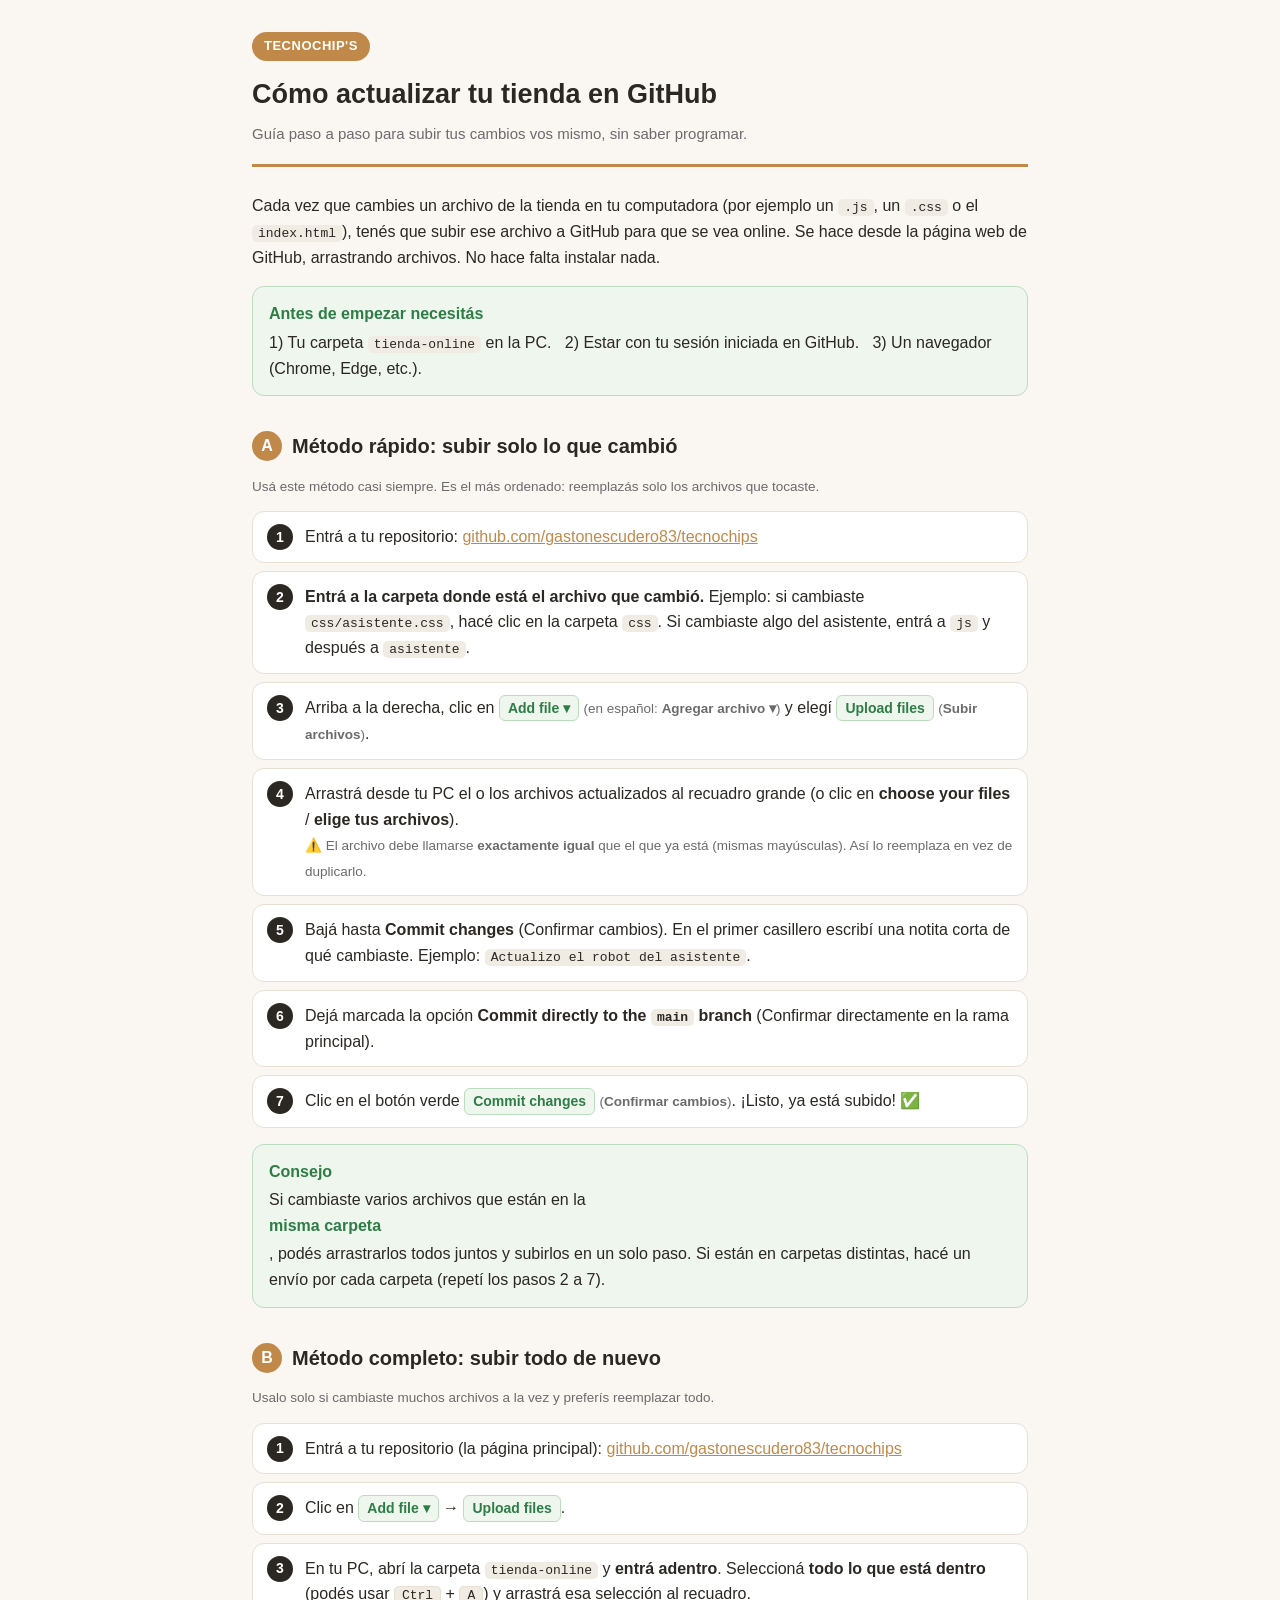
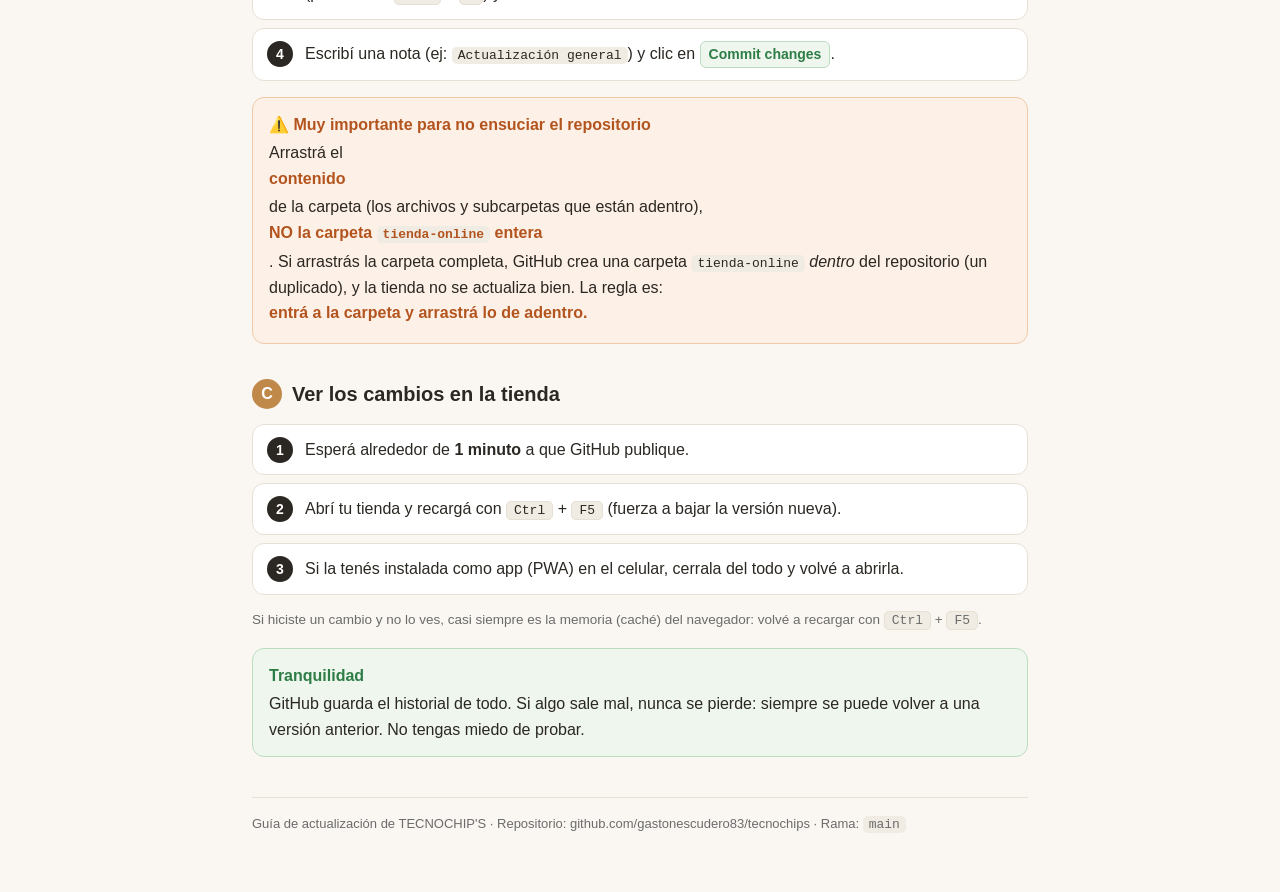
<file: COMO-ACTUALIZAR-LA-TIENDA-EN-GITHUB.html>
<!DOCTYPE html>
<html lang="es">
<head>
<meta charset="UTF-8" />
<meta name="viewport" content="width=device-width, initial-scale=1" />
<title>Cómo actualizar tu tienda en GitHub — Guía paso a paso</title>
<style>
  :root{ --cobre:#c0894a; --tinta:#2b2722; --gris:#6b6b6b; --linea:#e7e0d5; --ok:#2e7d46; --aviso:#b3541e; --fondo:#faf7f2; }
  *{ box-sizing:border-box; }
  body{ margin:0; background:var(--fondo); color:var(--tinta);
        font-family:-apple-system,BlinkMacSystemFont,"Segoe UI",Roboto,Arial,sans-serif;
        line-height:1.6; }
  .wrap{ max-width:820px; margin:0 auto; padding:32px 22px 60px; }
  header{ border-bottom:3px solid var(--cobre); padding-bottom:18px; margin-bottom:26px; }
  .badge{ display:inline-block; background:var(--cobre); color:#fff; font-weight:700;
          font-size:13px; letter-spacing:.5px; padding:4px 12px; border-radius:999px; }
  h1{ font-size:27px; margin:12px 0 6px; }
  .sub{ color:var(--gris); font-size:15px; margin:0; }
  h2{ font-size:20px; margin:34px 0 10px; display:flex; align-items:center; gap:10px; }
  h2 .n{ background:var(--cobre); color:#fff; width:30px; height:30px; border-radius:50%;
         display:inline-flex; align-items:center; justify-content:center; font-size:16px; flex:0 0 auto; }
  ol.pasos{ counter-reset:paso; list-style:none; padding:0; margin:14px 0; }
  ol.pasos>li{ counter-increment:paso; position:relative; padding:12px 14px 12px 52px; margin:8px 0;
        background:#fff; border:1px solid var(--linea); border-radius:12px; }
  ol.pasos>li::before{ content:counter(paso); position:absolute; left:14px; top:12px;
        width:26px; height:26px; background:var(--tinta); color:#fff; border-radius:50%;
        display:flex; align-items:center; justify-content:center; font-weight:700; font-size:14px; }
  .btn{ display:inline-block; background:#eef6ee; color:var(--ok); border:1px solid #bcdcc0;
        border-radius:6px; padding:1px 8px; font-weight:600; font-size:14px; white-space:nowrap; }
  .k{ background:#f0ece3; border:1px solid var(--linea); border-radius:5px; padding:1px 7px;
      font-family:ui-monospace,Menlo,Consolas,monospace; font-size:13px; }
  .caja{ border-radius:12px; padding:14px 16px; margin:16px 0; border:1px solid; }
  .tip{ background:#eef6ee; border-color:#bcdcc0; }
  .aviso{ background:#fdf1e7; border-color:#f0c9a8; }
  .caja b{ display:block; margin-bottom:3px; }
  .aviso b{ color:var(--aviso); }
  .tip b{ color:var(--ok); }
  code{ background:#f0ece3; border-radius:5px; padding:1px 6px; font-size:13px; }
  .mini{ color:var(--gris); font-size:13.5px; }
  footer{ margin-top:40px; padding-top:16px; border-top:1px solid var(--linea);
          color:var(--gris); font-size:13px; }
  a{ color:var(--cobre); }
  @media print{ body{ background:#fff; } .wrap{ padding:0; } ol.pasos>li,.caja{ break-inside:avoid; } }
</style>
</head>
<body>
<div class="wrap">

  <header>
    <span class="badge">TECNOCHIP'S</span>
    <h1>Cómo actualizar tu tienda en GitHub</h1>
    <p class="sub">Guía paso a paso para subir tus cambios vos mismo, sin saber programar.</p>
  </header>

  <p>Cada vez que cambies un archivo de la tienda en tu computadora (por ejemplo un <code>.js</code>, un <code>.css</code> o el <code>index.html</code>), tenés que subir ese archivo a GitHub para que se vea online. Se hace desde la página web de GitHub, arrastrando archivos. No hace falta instalar nada.</p>

  <div class="tip caja">
    <b>Antes de empezar necesitás</b>
    1) Tu carpeta <code>tienda-online</code> en la PC. &nbsp; 2) Estar con tu sesión iniciada en GitHub. &nbsp; 3) Un navegador (Chrome, Edge, etc.).
  </div>

  <h2><span class="n">A</span> Método rápido: subir solo lo que cambió</h2>
  <p class="mini">Usá este método casi siempre. Es el más ordenado: reemplazás solo los archivos que tocaste.</p>

  <ol class="pasos">
    <li>Entrá a tu repositorio: <a href="https://github.com/gastonescudero83/tecnochips">github.com/gastonescudero83/tecnochips</a></li>
    <li><b>Entrá a la carpeta donde está el archivo que cambió.</b> Ejemplo: si cambiaste <code>css/asistente.css</code>, hacé clic en la carpeta <code>css</code>. Si cambiaste algo del asistente, entrá a <code>js</code> y después a <code>asistente</code>.</li>
    <li>Arriba a la derecha, clic en <span class="btn">Add file ▾</span> <span class="mini">(en español: <b>Agregar archivo ▾</b>)</span> y elegí <span class="btn">Upload files</span> <span class="mini">(<b>Subir archivos</b>)</span>.</li>
    <li>Arrastrá desde tu PC el o los archivos actualizados al recuadro grande (o clic en <b>choose your files</b> / <b>elige tus archivos</b>).<br>
      <span class="mini">⚠️ El archivo debe llamarse <b>exactamente igual</b> que el que ya está (mismas mayúsculas). Así lo reemplaza en vez de duplicarlo.</span></li>
    <li>Bajá hasta <b>Commit changes</b> (Confirmar cambios). En el primer casillero escribí una notita corta de qué cambiaste. Ejemplo: <code>Actualizo el robot del asistente</code>.</li>
    <li>Dejá marcada la opción <b>Commit directly to the <code>main</code> branch</b> (Confirmar directamente en la rama principal).</li>
    <li>Clic en el botón verde <span class="btn">Commit changes</span> <span class="mini">(<b>Confirmar cambios</b>)</span>. ¡Listo, ya está subido! ✅</li>
  </ol>

  <div class="tip caja">
    <b>Consejo</b>
    Si cambiaste varios archivos que están en la <b>misma carpeta</b>, podés arrastrarlos todos juntos y subirlos en un solo paso. Si están en carpetas distintas, hacé un envío por cada carpeta (repetí los pasos 2 a 7).
  </div>

  <h2><span class="n">B</span> Método completo: subir todo de nuevo</h2>
  <p class="mini">Usalo solo si cambiaste muchos archivos a la vez y preferís reemplazar todo.</p>

  <ol class="pasos">
    <li>Entrá a tu repositorio (la página principal): <a href="https://github.com/gastonescudero83/tecnochips">github.com/gastonescudero83/tecnochips</a></li>
    <li>Clic en <span class="btn">Add file ▾</span> → <span class="btn">Upload files</span>.</li>
    <li>En tu PC, abrí la carpeta <code>tienda-online</code> y <b>entrá adentro</b>. Seleccioná <b>todo lo que está dentro</b> (podés usar <span class="k">Ctrl</span> + <span class="k">A</span>) y arrastrá esa selección al recuadro.</li>
    <li>Escribí una nota (ej: <code>Actualización general</code>) y clic en <span class="btn">Commit changes</span>.</li>
  </ol>

  <div class="aviso caja">
    <b>⚠️ Muy importante para no ensuciar el repositorio</b>
    Arrastrá el <b>contenido</b> de la carpeta (los archivos y subcarpetas que están adentro), <b>NO la carpeta <code>tienda-online</code> entera</b>. Si arrastrás la carpeta completa, GitHub crea una carpeta <code>tienda-online</code> <i>dentro</i> del repositorio (un duplicado), y la tienda no se actualiza bien. La regla es: <b>entrá a la carpeta y arrastrá lo de adentro.</b>
  </div>

  <h2><span class="n">C</span> Ver los cambios en la tienda</h2>
  <ol class="pasos">
    <li>Esperá alrededor de <b>1 minuto</b> a que GitHub publique.</li>
    <li>Abrí tu tienda y recargá con <span class="k">Ctrl</span> + <span class="k">F5</span> (fuerza a bajar la versión nueva).</li>
    <li>Si la tenés instalada como app (PWA) en el celular, cerrala del todo y volvé a abrirla.</li>
  </ol>
  <p class="mini">Si hiciste un cambio y no lo ves, casi siempre es la memoria (caché) del navegador: volvé a recargar con <span class="k">Ctrl</span> + <span class="k">F5</span>.</p>

  <div class="tip caja">
    <b>Tranquilidad</b>
    GitHub guarda el historial de todo. Si algo sale mal, nunca se pierde: siempre se puede volver a una versión anterior. No tengas miedo de probar.
  </div>

  <footer>
    Guía de actualización de TECNOCHIP'S · Repositorio: github.com/gastonescudero83/tecnochips · Rama: <code>main</code>
  </footer>

</div>
</body>
</html>
</file>
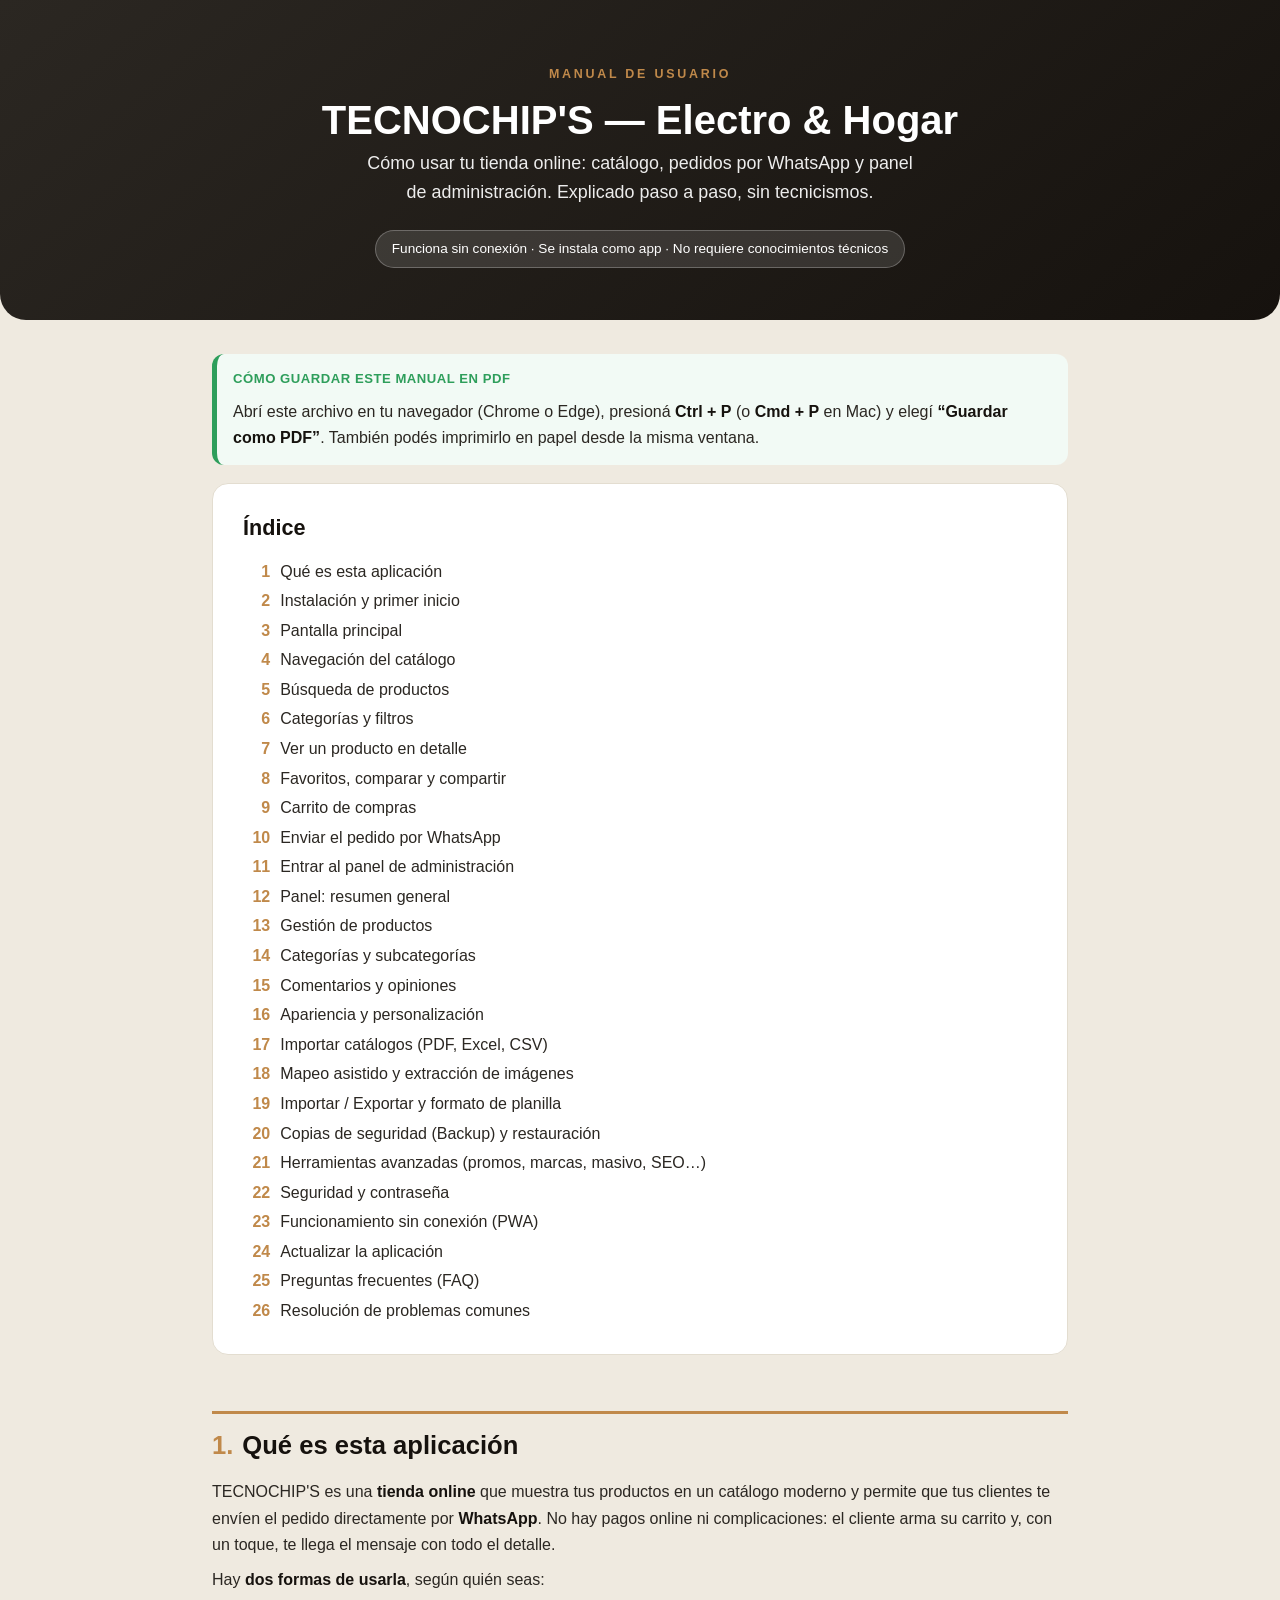
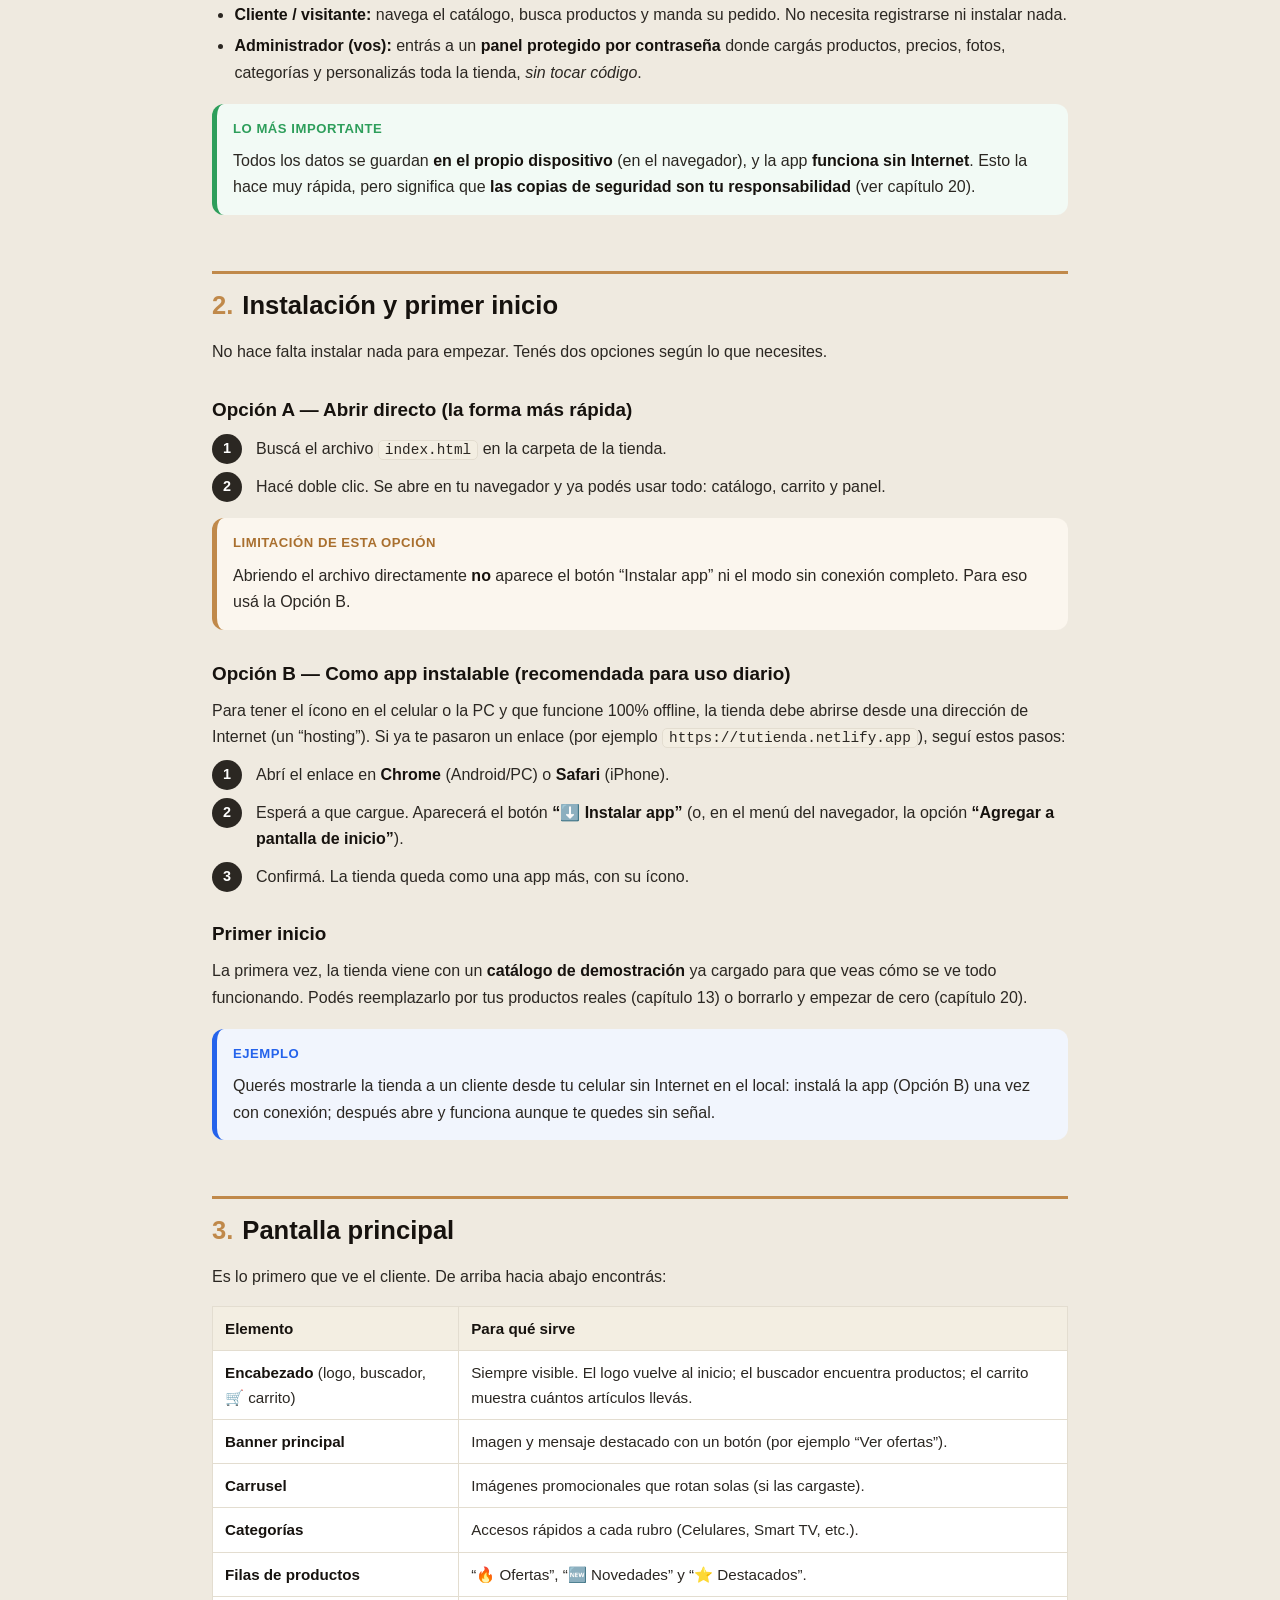
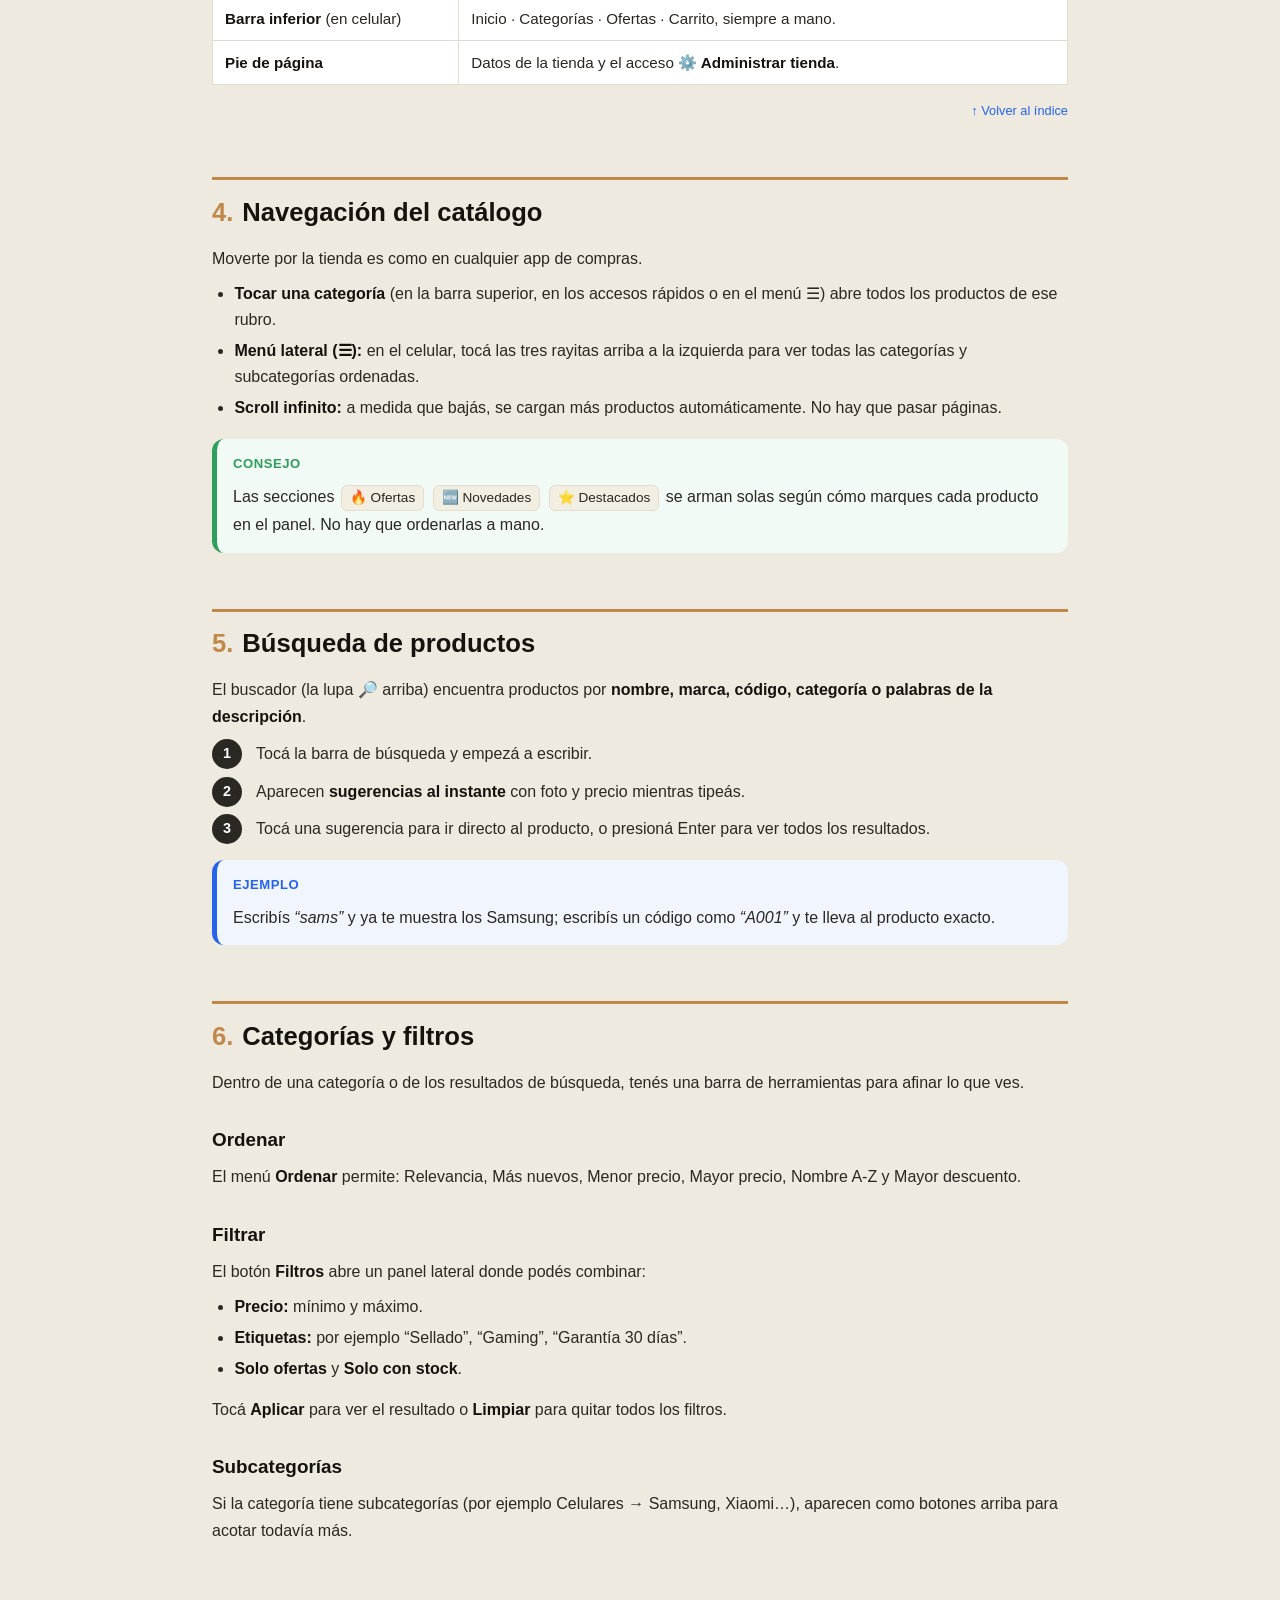
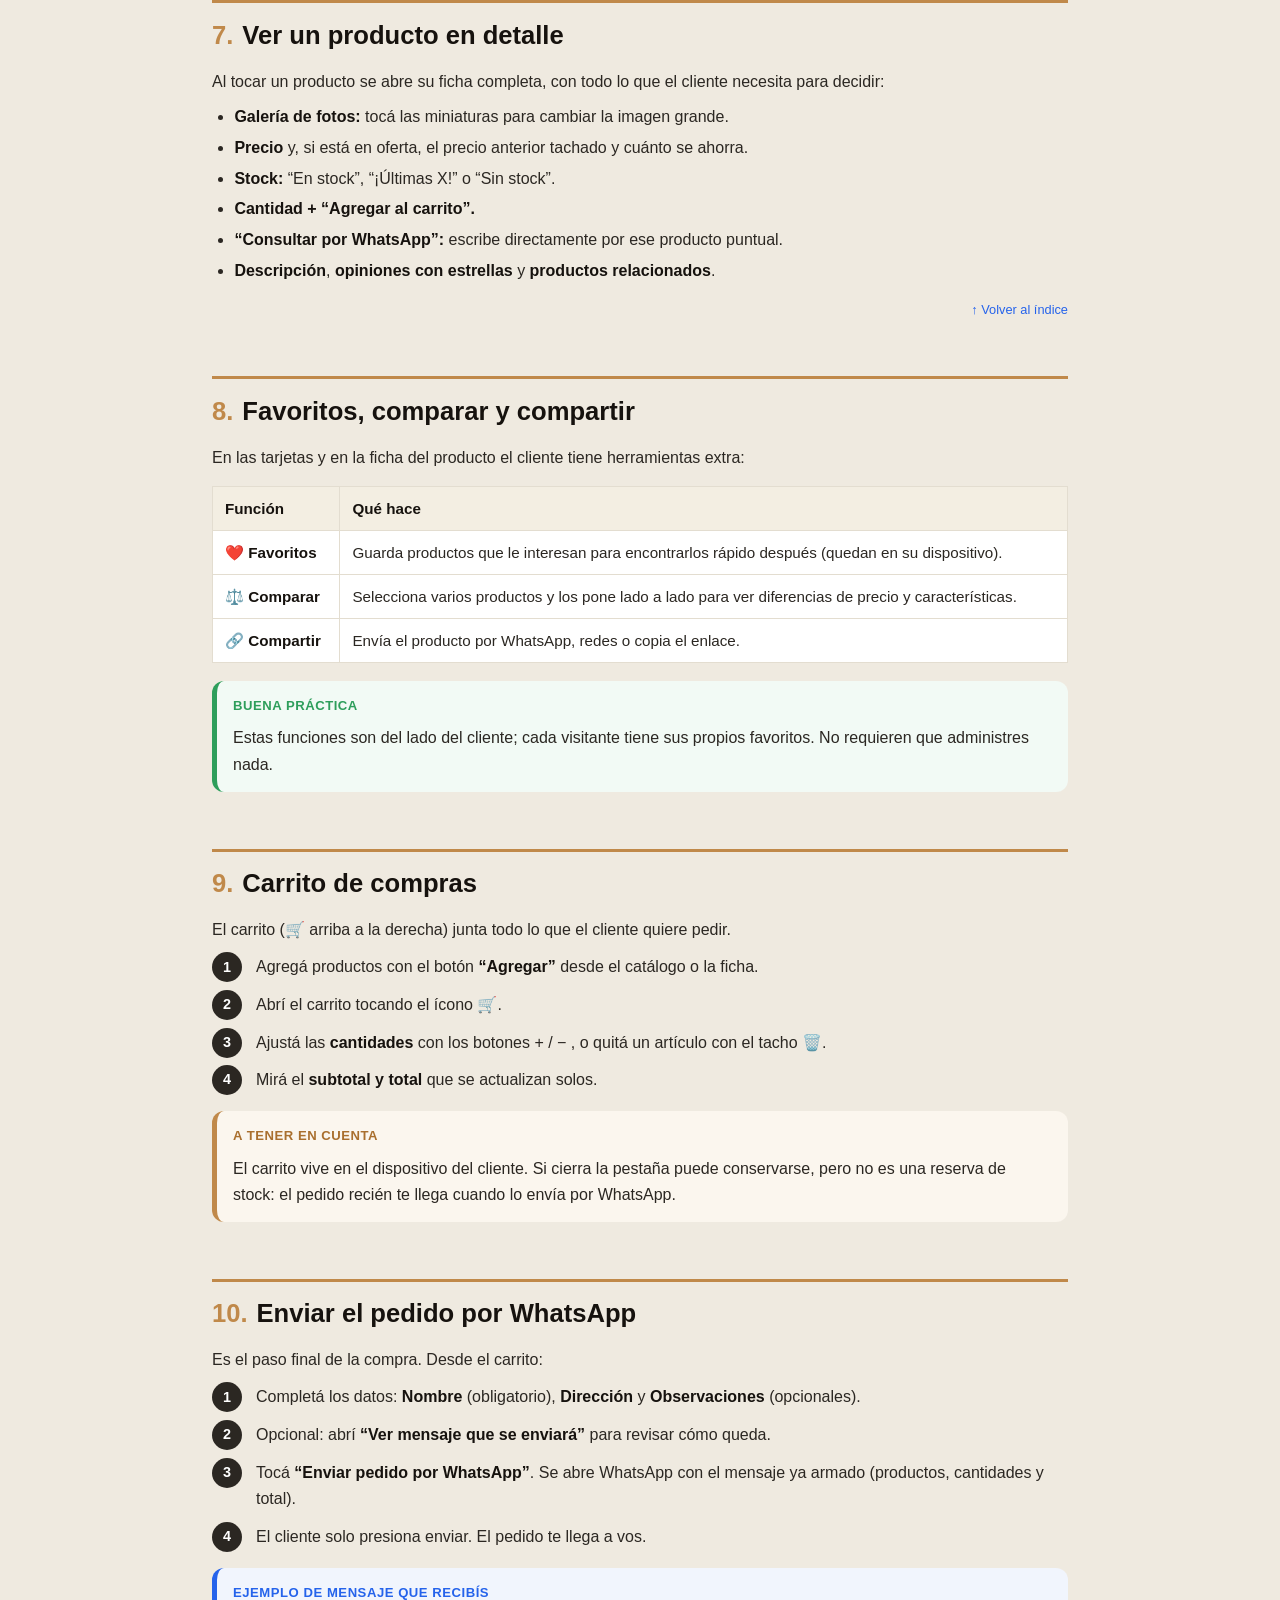
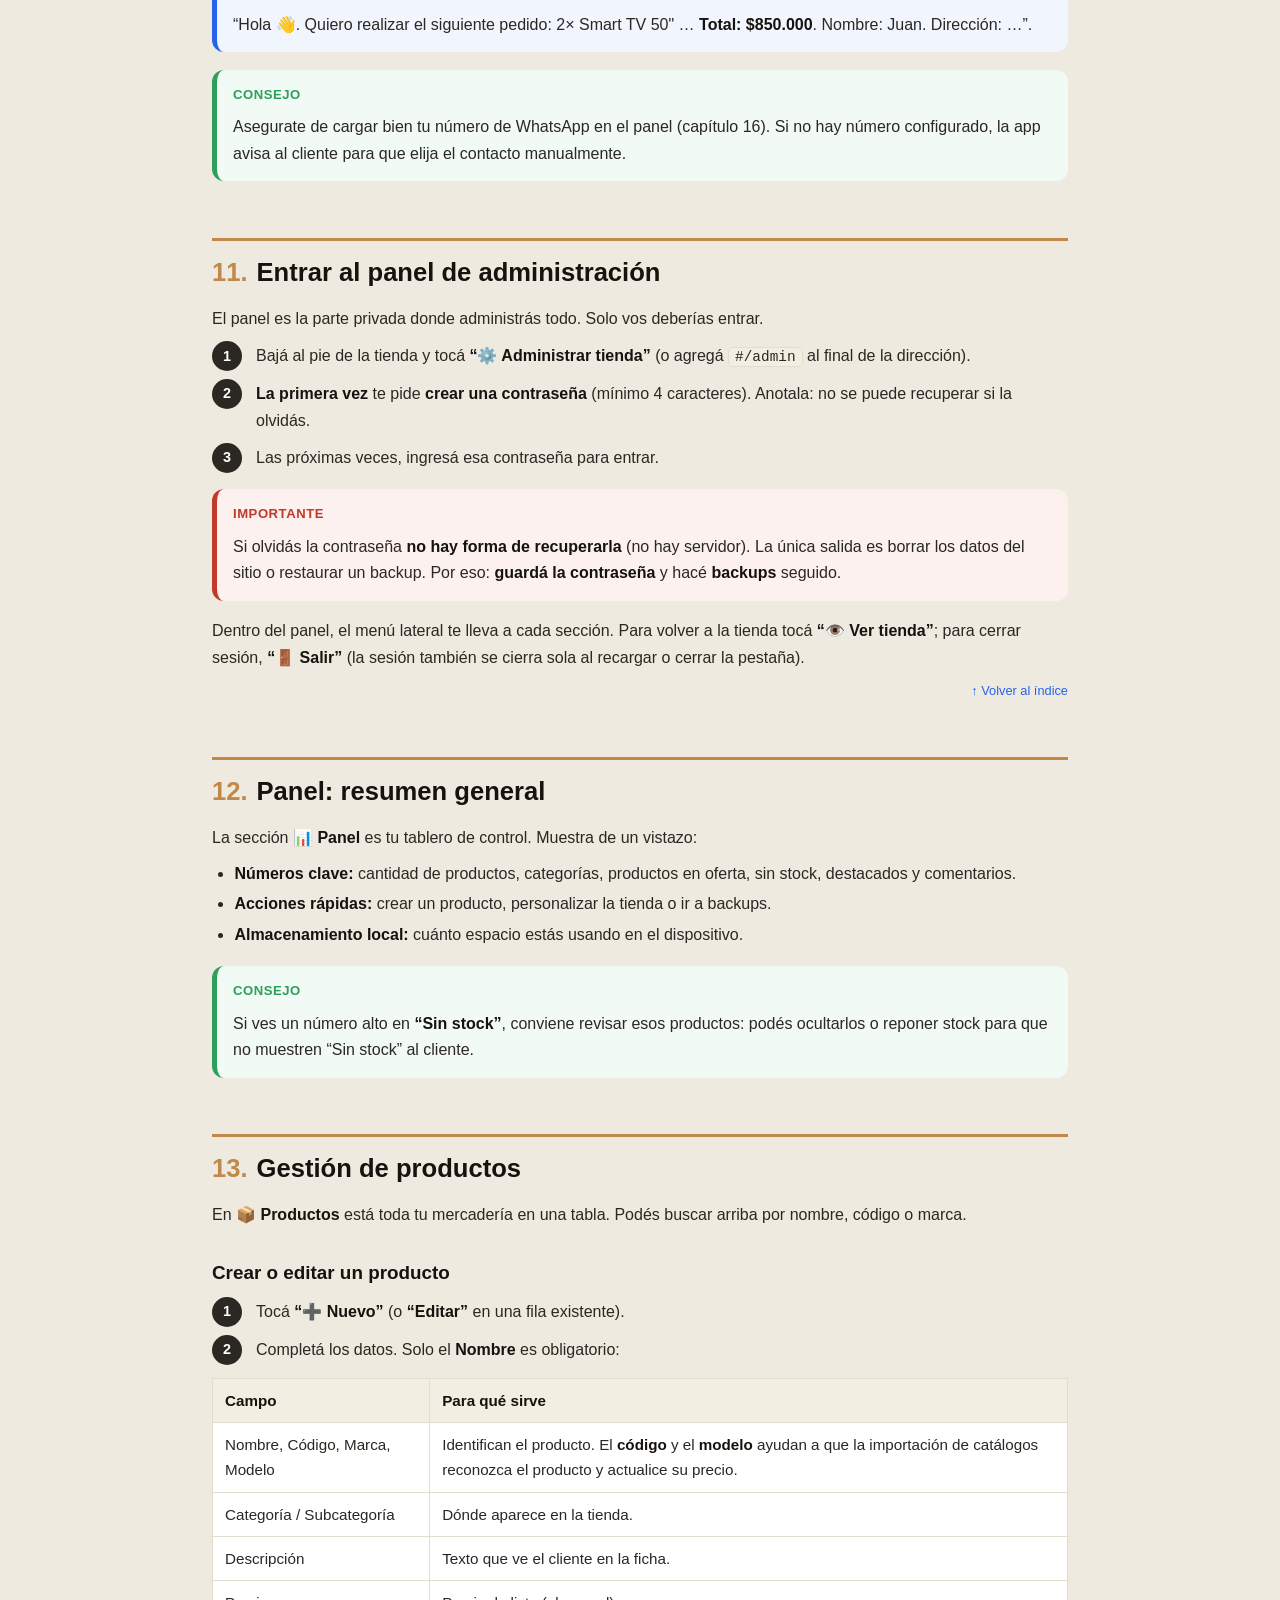
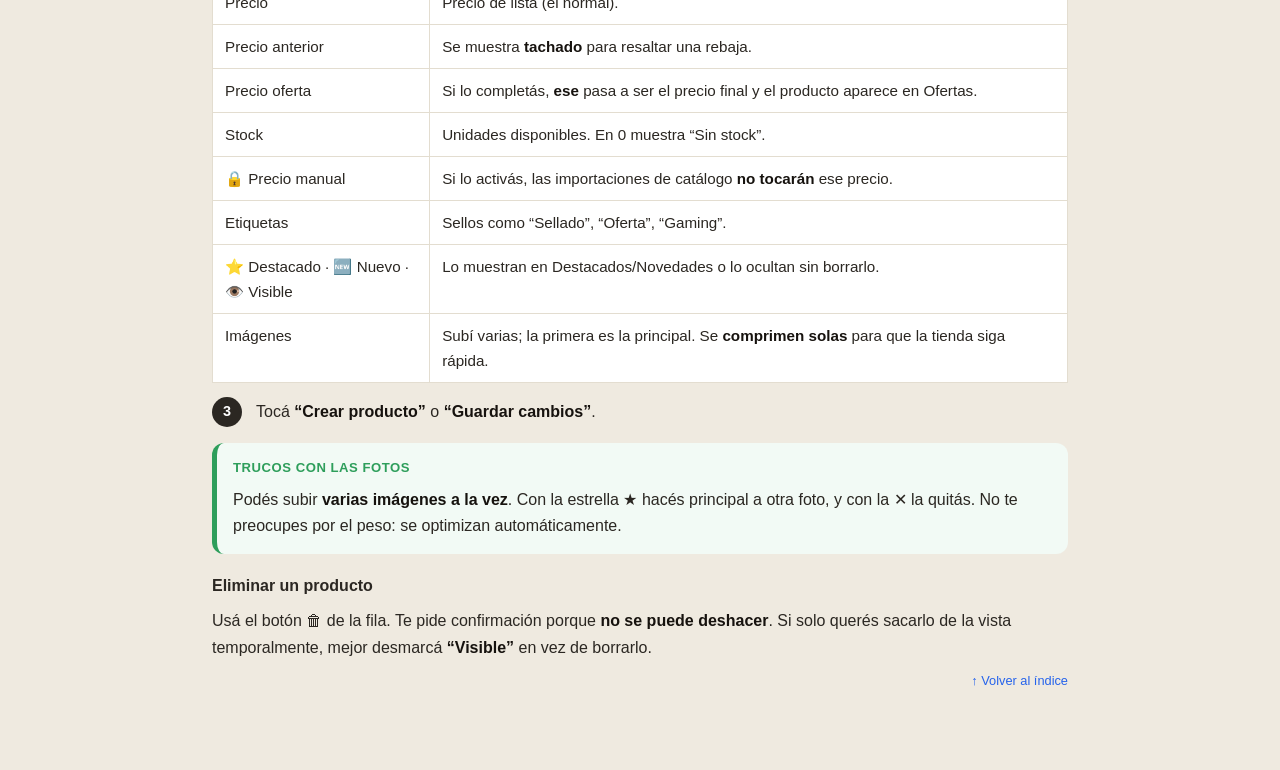
<file: MANUAL-DE-USUARIO.html>
<!DOCTYPE html>
<html lang="es">
<head>
<meta charset="UTF-8" />
<meta name="viewport" content="width=device-width, initial-scale=1" />
<title>Manual de Usuario — TECNOCHIP'S</title>
<style>
  :root{
    --c1:#2b2722; --c2:#16120e; --acc:#c0894a; --bg:#efeae0; --surf:#fff;
    --muted:#8a8073; --ok:#2e9e5b; --warn:#c0894a; --danger:#c0392b; --info:#2563eb;
    --line:#e3ddd0;
  }
  *{box-sizing:border-box}
  html{scroll-behavior:smooth}
  body{
    margin:0; background:var(--bg); color:var(--c1);
    font-family:-apple-system,BlinkMacSystemFont,"Segoe UI",Roboto,Helvetica,Arial,sans-serif;
    line-height:1.65; font-size:16px;
  }
  .wrap{max-width:900px; margin:0 auto; padding:0 22px 80px}

  /* Portada */
  .cover{
    background:linear-gradient(140deg,var(--c1),var(--c2)); color:#fff;
    border-radius:0 0 26px 26px; padding:64px 40px 52px; text-align:center;
    margin-bottom:34px;
  }
  .cover .kicker{letter-spacing:.22em; text-transform:uppercase; font-size:.78rem; color:var(--acc); font-weight:700}
  .cover h1{font-size:2.5rem; margin:.3em 0 .15em; line-height:1.15}
  .cover .sub{font-size:1.12rem; opacity:.92; margin:0 auto; max-width:560px}
  .cover .tag{display:inline-block; margin-top:22px; background:rgba(255,255,255,.12);
    border:1px solid rgba(255,255,255,.25); border-radius:999px; padding:7px 16px; font-size:.85rem}

  h2{font-size:1.6rem; margin:2.2em 0 .5em; padding-top:.4em; border-top:3px solid var(--acc); color:var(--c2)}
  h2 .num{color:var(--acc); font-weight:800; margin-right:.35em}
  h3{font-size:1.18rem; margin:1.5em 0 .4em; color:var(--c2)}
  h4{font-size:1rem; margin:1.2em 0 .3em; color:var(--c1)}
  p{margin:.55em 0}
  ul,ol{margin:.5em 0 .9em; padding-left:1.4em}
  li{margin:.28em 0}
  a{color:var(--info); text-decoration:none}
  code{background:#f3eee2; border:1px solid var(--line); border-radius:5px; padding:1px 6px; font-size:.9em; font-family:ui-monospace,Menlo,Consolas,monospace}
  strong{color:var(--c2)}

  /* Índice */
  .toc{background:var(--surf); border:1px solid var(--line); border-radius:16px; padding:26px 30px; margin-bottom:10px}
  .toc h2{border:0; margin:0 0 .6em; padding:0; font-size:1.35rem}
  .toc ol{list-style:none; padding:0; margin:0; counter-reset:toc}
  .toc ol li{counter-increment:toc; margin:.2em 0; display:flex; align-items:baseline; gap:10px}
  .toc ol li::before{content:counter(toc); color:var(--acc); font-weight:800; min-width:1.7em; text-align:right}
  .toc a{color:var(--c1)}
  .toc a:hover{color:var(--info)}

  /* Cajas de callout */
  .box{border-radius:12px; padding:14px 18px 14px 16px; margin:1.1em 0; border-left:5px solid; background:var(--surf)}
  .box p:first-child{margin-top:0}
  .box p:last-child{margin-bottom:0}
  .box .lbl{font-weight:800; font-size:.82rem; letter-spacing:.04em; text-transform:uppercase; display:block; margin-bottom:.25em}
  .tip{border-color:var(--ok); background:#f2faf5}     .tip .lbl{color:var(--ok)}
  .warn{border-color:var(--warn); background:#fbf6ee}  .warn .lbl{color:#a96f2e}
  .danger{border-color:var(--danger); background:#fcf1ef} .danger .lbl{color:var(--danger)}
  .ex{border-color:var(--info); background:#f1f5fd}    .ex .lbl{color:var(--info)}

  /* Pasos */
  .steps{counter-reset:step; list-style:none; padding:0}
  .steps>li{counter-increment:step; position:relative; padding-left:44px; margin:.7em 0}
  .steps>li::before{content:counter(step); position:absolute; left:0; top:-2px;
    width:30px; height:30px; background:var(--c1); color:#fff; border-radius:50%;
    display:flex; align-items:center; justify-content:center; font-weight:700; font-size:.9rem}

  table{border-collapse:collapse; width:100%; margin:1em 0; background:var(--surf); font-size:.95rem}
  th,td{border:1px solid var(--line); padding:9px 12px; text-align:left; vertical-align:top}
  th{background:#f3eee2; color:var(--c2)}

  .chip{display:inline-block; background:#f3eee2; border:1px solid var(--line); border-radius:6px; padding:1px 8px; font-size:.85em; margin:1px 2px}
  hr{border:0; border-top:1px solid var(--line); margin:2em 0}
  .toplink{display:block; text-align:right; font-size:.8rem; margin-top:.4em}
  footer{text-align:center; color:var(--muted); font-size:.85rem; margin-top:50px}

  @media print{
    body{background:#fff; font-size:11.5pt}
    .wrap{max-width:100%; padding:0}
    .cover{border-radius:0; margin:0 0 18px; -webkit-print-color-adjust:exact; print-color-adjust:exact}
    .box,th,.cover{-webkit-print-color-adjust:exact; print-color-adjust:exact}
    h2{break-after:avoid; page-break-after:avoid}
    h2,h3,h4{break-inside:avoid}
    .box,table,.steps>li{break-inside:avoid}
    .toplink,.noprint{display:none}
    a{color:var(--c1)}
    .toc{break-after:page}
  }
</style>
</head>
<body>
<div class="cover">
  <div class="kicker">Manual de Usuario</div>
  <h1>TECNOCHIP'S — Electro &amp; Hogar</h1>
  <p class="sub">Cómo usar tu tienda online: catálogo, pedidos por WhatsApp y panel de administración. Explicado paso a paso, sin tecnicismos.</p>
  <span class="tag">Funciona sin conexión · Se instala como app · No requiere conocimientos técnicos</span>
</div>

<div class="wrap">

<div class="box tip noprint">
  <span class="lbl">Cómo guardar este manual en PDF</span>
  <p>Abrí este archivo en tu navegador (Chrome o Edge), presioná <strong>Ctrl + P</strong> (o <strong>Cmd + P</strong> en Mac) y elegí <strong>“Guardar como PDF”</strong>. También podés imprimirlo en papel desde la misma ventana.</p>
</div>

<nav class="toc">
  <h2>Índice</h2>
  <ol>
    <li><a href="#c1">Qué es esta aplicación</a></li>
    <li><a href="#c2">Instalación y primer inicio</a></li>
    <li><a href="#c3">Pantalla principal</a></li>
    <li><a href="#c4">Navegación del catálogo</a></li>
    <li><a href="#c5">Búsqueda de productos</a></li>
    <li><a href="#c6">Categorías y filtros</a></li>
    <li><a href="#c7">Ver un producto en detalle</a></li>
    <li><a href="#c8">Favoritos, comparar y compartir</a></li>
    <li><a href="#c9">Carrito de compras</a></li>
    <li><a href="#c10">Enviar el pedido por WhatsApp</a></li>
    <li><a href="#c11">Entrar al panel de administración</a></li>
    <li><a href="#c12">Panel: resumen general</a></li>
    <li><a href="#c13">Gestión de productos</a></li>
    <li><a href="#c14">Categorías y subcategorías</a></li>
    <li><a href="#c15">Comentarios y opiniones</a></li>
    <li><a href="#c16">Apariencia y personalización</a></li>
    <li><a href="#c17">Importar catálogos (PDF, Excel, CSV)</a></li>
    <li><a href="#c18">Mapeo asistido y extracción de imágenes</a></li>
    <li><a href="#c19">Importar / Exportar y formato de planilla</a></li>
    <li><a href="#c20">Copias de seguridad (Backup) y restauración</a></li>
    <li><a href="#c21">Herramientas avanzadas (promos, marcas, masivo, SEO…)</a></li>
    <li><a href="#c22">Seguridad y contraseña</a></li>
    <li><a href="#c23">Funcionamiento sin conexión (PWA)</a></li>
    <li><a href="#c24">Actualizar la aplicación</a></li>
    <li><a href="#c25">Preguntas frecuentes (FAQ)</a></li>
    <li><a href="#c26">Resolución de problemas comunes</a></li>
  </ol>
</nav>

<!-- ========================= 1 ========================= -->
<h2 id="c1"><span class="num">1.</span>Qué es esta aplicación</h2>
<p>TECNOCHIP'S es una <strong>tienda online</strong> que muestra tus productos en un catálogo moderno y permite que tus clientes te envíen el pedido directamente por <strong>WhatsApp</strong>. No hay pagos online ni complicaciones: el cliente arma su carrito y, con un toque, te llega el mensaje con todo el detalle.</p>
<p>Hay <strong>dos formas de usarla</strong>, según quién seas:</p>
<ul>
  <li><strong>Cliente / visitante:</strong> navega el catálogo, busca productos y manda su pedido. No necesita registrarse ni instalar nada.</li>
  <li><strong>Administrador (vos):</strong> entrás a un <strong>panel protegido por contraseña</strong> donde cargás productos, precios, fotos, categorías y personalizás toda la tienda, <em>sin tocar código</em>.</li>
</ul>
<div class="box tip">
  <span class="lbl">Lo más importante</span>
  <p>Todos los datos se guardan <strong>en el propio dispositivo</strong> (en el navegador), y la app <strong>funciona sin Internet</strong>. Esto la hace muy rápida, pero significa que <strong>las copias de seguridad son tu responsabilidad</strong> (ver capítulo 20).</p>
</div>

<!-- ========================= 2 ========================= -->
<h2 id="c2"><span class="num">2.</span>Instalación y primer inicio</h2>
<p>No hace falta instalar nada para empezar. Tenés dos opciones según lo que necesites.</p>

<h3>Opción A — Abrir directo (la forma más rápida)</h3>
<ol class="steps">
  <li>Buscá el archivo <code>index.html</code> en la carpeta de la tienda.</li>
  <li>Hacé doble clic. Se abre en tu navegador y ya podés usar todo: catálogo, carrito y panel.</li>
</ol>
<div class="box warn">
  <span class="lbl">Limitación de esta opción</span>
  <p>Abriendo el archivo directamente <strong>no</strong> aparece el botón “Instalar app” ni el modo sin conexión completo. Para eso usá la Opción B.</p>
</div>

<h3>Opción B — Como app instalable (recomendada para uso diario)</h3>
<p>Para tener el ícono en el celular o la PC y que funcione 100% offline, la tienda debe abrirse desde una dirección de Internet (un “hosting”). Si ya te pasaron un enlace (por ejemplo <code>https://tutienda.netlify.app</code>), seguí estos pasos:</p>
<ol class="steps">
  <li>Abrí el enlace en <strong>Chrome</strong> (Android/PC) o <strong>Safari</strong> (iPhone).</li>
  <li>Esperá a que cargue. Aparecerá el botón <strong>“⬇️ Instalar app”</strong> (o, en el menú del navegador, la opción <strong>“Agregar a pantalla de inicio”</strong>).</li>
  <li>Confirmá. La tienda queda como una app más, con su ícono.</li>
</ol>

<h3>Primer inicio</h3>
<p>La primera vez, la tienda viene con un <strong>catálogo de demostración</strong> ya cargado para que veas cómo se ve todo funcionando. Podés reemplazarlo por tus productos reales (capítulo 13) o borrarlo y empezar de cero (capítulo 20).</p>
<div class="box ex">
  <span class="lbl">Ejemplo</span>
  <p>Querés mostrarle la tienda a un cliente desde tu celular sin Internet en el local: instalá la app (Opción B) una vez con conexión; después abre y funciona aunque te quedes sin señal.</p>
</div>

<!-- ========================= 3 ========================= -->
<h2 id="c3"><span class="num">3.</span>Pantalla principal</h2>
<p>Es lo primero que ve el cliente. De arriba hacia abajo encontrás:</p>
<table>
  <tr><th>Elemento</th><th>Para qué sirve</th></tr>
  <tr><td><strong>Encabezado</strong> (logo, buscador, 🛒 carrito)</td><td>Siempre visible. El logo vuelve al inicio; el buscador encuentra productos; el carrito muestra cuántos artículos llevás.</td></tr>
  <tr><td><strong>Banner principal</strong></td><td>Imagen y mensaje destacado con un botón (por ejemplo “Ver ofertas”).</td></tr>
  <tr><td><strong>Carrusel</strong></td><td>Imágenes promocionales que rotan solas (si las cargaste).</td></tr>
  <tr><td><strong>Categorías</strong></td><td>Accesos rápidos a cada rubro (Celulares, Smart TV, etc.).</td></tr>
  <tr><td><strong>Filas de productos</strong></td><td>“🔥 Ofertas”, “🆕 Novedades” y “⭐ Destacados”.</td></tr>
  <tr><td><strong>Barra inferior</strong> (en celular)</td><td>Inicio · Categorías · Ofertas · Carrito, siempre a mano.</td></tr>
  <tr><td><strong>Pie de página</strong></td><td>Datos de la tienda y el acceso <strong>⚙️ Administrar tienda</strong>.</td></tr>
</table>
<a class="toplink" href="#c1">↑ Volver al índice</a>

<!-- ========================= 4 ========================= -->
<h2 id="c4"><span class="num">4.</span>Navegación del catálogo</h2>
<p>Moverte por la tienda es como en cualquier app de compras.</p>
<ul>
  <li><strong>Tocar una categoría</strong> (en la barra superior, en los accesos rápidos o en el menú ☰) abre todos los productos de ese rubro.</li>
  <li><strong>Menú lateral (☰):</strong> en el celular, tocá las tres rayitas arriba a la izquierda para ver todas las categorías y subcategorías ordenadas.</li>
  <li><strong>Scroll infinito:</strong> a medida que bajás, se cargan más productos automáticamente. No hay que pasar páginas.</li>
</ul>
<div class="box tip">
  <span class="lbl">Consejo</span>
  <p>Las secciones <span class="chip">🔥 Ofertas</span> <span class="chip">🆕 Novedades</span> <span class="chip">⭐ Destacados</span> se arman solas según cómo marques cada producto en el panel. No hay que ordenarlas a mano.</p>
</div>

<!-- ========================= 5 ========================= -->
<h2 id="c5"><span class="num">5.</span>Búsqueda de productos</h2>
<p>El buscador (la lupa 🔎 arriba) encuentra productos por <strong>nombre, marca, código, categoría o palabras de la descripción</strong>.</p>
<ol class="steps">
  <li>Tocá la barra de búsqueda y empezá a escribir.</li>
  <li>Aparecen <strong>sugerencias al instante</strong> con foto y precio mientras tipeás.</li>
  <li>Tocá una sugerencia para ir directo al producto, o presioná Enter para ver todos los resultados.</li>
</ol>
<div class="box ex">
  <span class="lbl">Ejemplo</span>
  <p>Escribís <em>“sams”</em> y ya te muestra los Samsung; escribís un código como <em>“A001”</em> y te lleva al producto exacto.</p>
</div>

<!-- ========================= 6 ========================= -->
<h2 id="c6"><span class="num">6.</span>Categorías y filtros</h2>
<p>Dentro de una categoría o de los resultados de búsqueda, tenés una barra de herramientas para afinar lo que ves.</p>
<h3>Ordenar</h3>
<p>El menú <strong>Ordenar</strong> permite: Relevancia, Más nuevos, Menor precio, Mayor precio, Nombre A-Z y Mayor descuento.</p>
<h3>Filtrar</h3>
<p>El botón <strong>Filtros</strong> abre un panel lateral donde podés combinar:</p>
<ul>
  <li><strong>Precio:</strong> mínimo y máximo.</li>
  <li><strong>Etiquetas:</strong> por ejemplo “Sellado”, “Gaming”, “Garantía 30 días”.</li>
  <li><strong>Solo ofertas</strong> y <strong>Solo con stock</strong>.</li>
</ul>
<p>Tocá <strong>Aplicar</strong> para ver el resultado o <strong>Limpiar</strong> para quitar todos los filtros.</p>
<h3>Subcategorías</h3>
<p>Si la categoría tiene subcategorías (por ejemplo Celulares → Samsung, Xiaomi…), aparecen como botones arriba para acotar todavía más.</p>

<!-- ========================= 7 ========================= -->
<h2 id="c7"><span class="num">7.</span>Ver un producto en detalle</h2>
<p>Al tocar un producto se abre su ficha completa, con todo lo que el cliente necesita para decidir:</p>
<ul>
  <li><strong>Galería de fotos:</strong> tocá las miniaturas para cambiar la imagen grande.</li>
  <li><strong>Precio</strong> y, si está en oferta, el precio anterior tachado y cuánto se ahorra.</li>
  <li><strong>Stock:</strong> “En stock”, “¡Últimas X!” o “Sin stock”.</li>
  <li><strong>Cantidad + “Agregar al carrito”.</strong></li>
  <li><strong>“Consultar por WhatsApp”:</strong> escribe directamente por ese producto puntual.</li>
  <li><strong>Descripción</strong>, <strong>opiniones con estrellas</strong> y <strong>productos relacionados</strong>.</li>
</ul>
<a class="toplink" href="#c1">↑ Volver al índice</a>

<!-- ========================= 8 ========================= -->
<h2 id="c8"><span class="num">8.</span>Favoritos, comparar y compartir</h2>
<p>En las tarjetas y en la ficha del producto el cliente tiene herramientas extra:</p>
<table>
  <tr><th>Función</th><th>Qué hace</th></tr>
  <tr><td><strong>❤️ Favoritos</strong></td><td>Guarda productos que le interesan para encontrarlos rápido después (quedan en su dispositivo).</td></tr>
  <tr><td><strong>⚖️ Comparar</strong></td><td>Selecciona varios productos y los pone lado a lado para ver diferencias de precio y características.</td></tr>
  <tr><td><strong>🔗 Compartir</strong></td><td>Envía el producto por WhatsApp, redes o copia el enlace.</td></tr>
</table>
<div class="box tip">
  <span class="lbl">Buena práctica</span>
  <p>Estas funciones son del lado del cliente; cada visitante tiene sus propios favoritos. No requieren que administres nada.</p>
</div>

<!-- ========================= 9 ========================= -->
<h2 id="c9"><span class="num">9.</span>Carrito de compras</h2>
<p>El carrito (🛒 arriba a la derecha) junta todo lo que el cliente quiere pedir.</p>
<ol class="steps">
  <li>Agregá productos con el botón <strong>“Agregar”</strong> desde el catálogo o la ficha.</li>
  <li>Abrí el carrito tocando el ícono 🛒.</li>
  <li>Ajustá las <strong>cantidades</strong> con los botones + / − , o quitá un artículo con el tacho 🗑️.</li>
  <li>Mirá el <strong>subtotal y total</strong> que se actualizan solos.</li>
</ol>
<div class="box warn">
  <span class="lbl">A tener en cuenta</span>
  <p>El carrito vive en el dispositivo del cliente. Si cierra la pestaña puede conservarse, pero no es una reserva de stock: el pedido recién te llega cuando lo envía por WhatsApp.</p>
</div>

<!-- ========================= 10 ========================= -->
<h2 id="c10"><span class="num">10.</span>Enviar el pedido por WhatsApp</h2>
<p>Es el paso final de la compra. Desde el carrito:</p>
<ol class="steps">
  <li>Completá los datos: <strong>Nombre</strong> (obligatorio), <strong>Dirección</strong> y <strong>Observaciones</strong> (opcionales).</li>
  <li>Opcional: abrí <strong>“Ver mensaje que se enviará”</strong> para revisar cómo queda.</li>
  <li>Tocá <strong>“Enviar pedido por WhatsApp”</strong>. Se abre WhatsApp con el mensaje ya armado (productos, cantidades y total).</li>
  <li>El cliente solo presiona enviar. El pedido te llega a vos.</li>
</ol>
<div class="box ex">
  <span class="lbl">Ejemplo de mensaje que recibís</span>
  <p>“Hola 👋. Quiero realizar el siguiente pedido: 2× Smart TV 50&quot; … <strong>Total: $850.000</strong>. Nombre: Juan. Dirección: …”.</p>
</div>
<div class="box tip">
  <span class="lbl">Consejo</span>
  <p>Asegurate de cargar bien tu número de WhatsApp en el panel (capítulo 16). Si no hay número configurado, la app avisa al cliente para que elija el contacto manualmente.</p>
</div>

<!-- ========================= 11 ========================= -->
<h2 id="c11"><span class="num">11.</span>Entrar al panel de administración</h2>
<p>El panel es la parte privada donde administrás todo. Solo vos deberías entrar.</p>
<ol class="steps">
  <li>Bajá al pie de la tienda y tocá <strong>“⚙️ Administrar tienda”</strong> (o agregá <code>#/admin</code> al final de la dirección).</li>
  <li><strong>La primera vez</strong> te pide <strong>crear una contraseña</strong> (mínimo 4 caracteres). Anotala: no se puede recuperar si la olvidás.</li>
  <li>Las próximas veces, ingresá esa contraseña para entrar.</li>
</ol>
<div class="box danger">
  <span class="lbl">Importante</span>
  <p>Si olvidás la contraseña <strong>no hay forma de recuperarla</strong> (no hay servidor). La única salida es borrar los datos del sitio o restaurar un backup. Por eso: <strong>guardá la contraseña</strong> y hacé <strong>backups</strong> seguido.</p>
</div>
<p>Dentro del panel, el menú lateral te lleva a cada sección. Para volver a la tienda tocá <strong>“👁️ Ver tienda”</strong>; para cerrar sesión, <strong>“🚪 Salir”</strong> (la sesión también se cierra sola al recargar o cerrar la pestaña).</p>
<a class="toplink" href="#c1">↑ Volver al índice</a>

<!-- ========================= 12 ========================= -->
<h2 id="c12"><span class="num">12.</span>Panel: resumen general</h2>
<p>La sección <strong>📊 Panel</strong> es tu tablero de control. Muestra de un vistazo:</p>
<ul>
  <li><strong>Números clave:</strong> cantidad de productos, categorías, productos en oferta, sin stock, destacados y comentarios.</li>
  <li><strong>Acciones rápidas:</strong> crear un producto, personalizar la tienda o ir a backups.</li>
  <li><strong>Almacenamiento local:</strong> cuánto espacio estás usando en el dispositivo.</li>
</ul>
<div class="box tip">
  <span class="lbl">Consejo</span>
  <p>Si ves un número alto en <strong>“Sin stock”</strong>, conviene revisar esos productos: podés ocultarlos o reponer stock para que no muestren “Sin stock” al cliente.</p>
</div>

<!-- ========================= 13 ========================= -->
<h2 id="c13"><span class="num">13.</span>Gestión de productos</h2>
<p>En <strong>📦 Productos</strong> está toda tu mercadería en una tabla. Podés buscar arriba por nombre, código o marca.</p>

<h3>Crear o editar un producto</h3>
<ol class="steps">
  <li>Tocá <strong>“➕ Nuevo”</strong> (o <strong>“Editar”</strong> en una fila existente).</li>
  <li>Completá los datos. Solo el <strong>Nombre</strong> es obligatorio:</li>
</ol>
<table>
  <tr><th>Campo</th><th>Para qué sirve</th></tr>
  <tr><td>Nombre, Código, Marca, Modelo</td><td>Identifican el producto. El <strong>código</strong> y el <strong>modelo</strong> ayudan a que la importación de catálogos reconozca el producto y actualice su precio.</td></tr>
  <tr><td>Categoría / Subcategoría</td><td>Dónde aparece en la tienda.</td></tr>
  <tr><td>Descripción</td><td>Texto que ve el cliente en la ficha.</td></tr>
  <tr><td>Precio</td><td>Precio de lista (el normal).</td></tr>
  <tr><td>Precio anterior</td><td>Se muestra <strong>tachado</strong> para resaltar una rebaja.</td></tr>
  <tr><td>Precio oferta</td><td>Si lo completás, <strong>ese</strong> pasa a ser el precio final y el producto aparece en Ofertas.</td></tr>
  <tr><td>Stock</td><td>Unidades disponibles. En 0 muestra “Sin stock”.</td></tr>
  <tr><td>🔒 Precio manual</td><td>Si lo activás, las importaciones de catálogo <strong>no tocarán</strong> ese precio.</td></tr>
  <tr><td>Etiquetas</td><td>Sellos como “Sellado”, “Oferta”, “Gaming”.</td></tr>
  <tr><td>⭐ Destacado · 🆕 Nuevo · 👁️ Visible</td><td>Lo muestran en Destacados/Novedades o lo ocultan sin borrarlo.</td></tr>
  <tr><td>Imágenes</td><td>Subí varias; la primera es la principal. Se <strong>comprimen solas</strong> para que la tienda siga rápida.</td></tr>
</table>
<ol class="steps" start="3" style="counter-reset:step 2">
  <li>Tocá <strong>“Crear producto”</strong> o <strong>“Guardar cambios”</strong>.</li>
</ol>
<div class="box tip">
  <span class="lbl">Trucos con las fotos</span>
  <p>Podés subir <strong>varias imágenes a la vez</strong>. Con la estrella ★ hacés principal a otra foto, y con la ✕ la quitás. No te preocupes por el peso: se optimizan automáticamente.</p>
</div>

<h4>Eliminar un producto</h4>
<p>Usá el botón 🗑 de la fila. Te pide confirmación porque <strong>no se puede deshacer</strong>. Si solo querés sacarlo de la vista temporalmente, mejor desmarcá <strong>“Visible”</strong> en vez de borrarlo.</p>
<a class="toplink" href="#c1">↑ Volver al índice</a>
</file>
